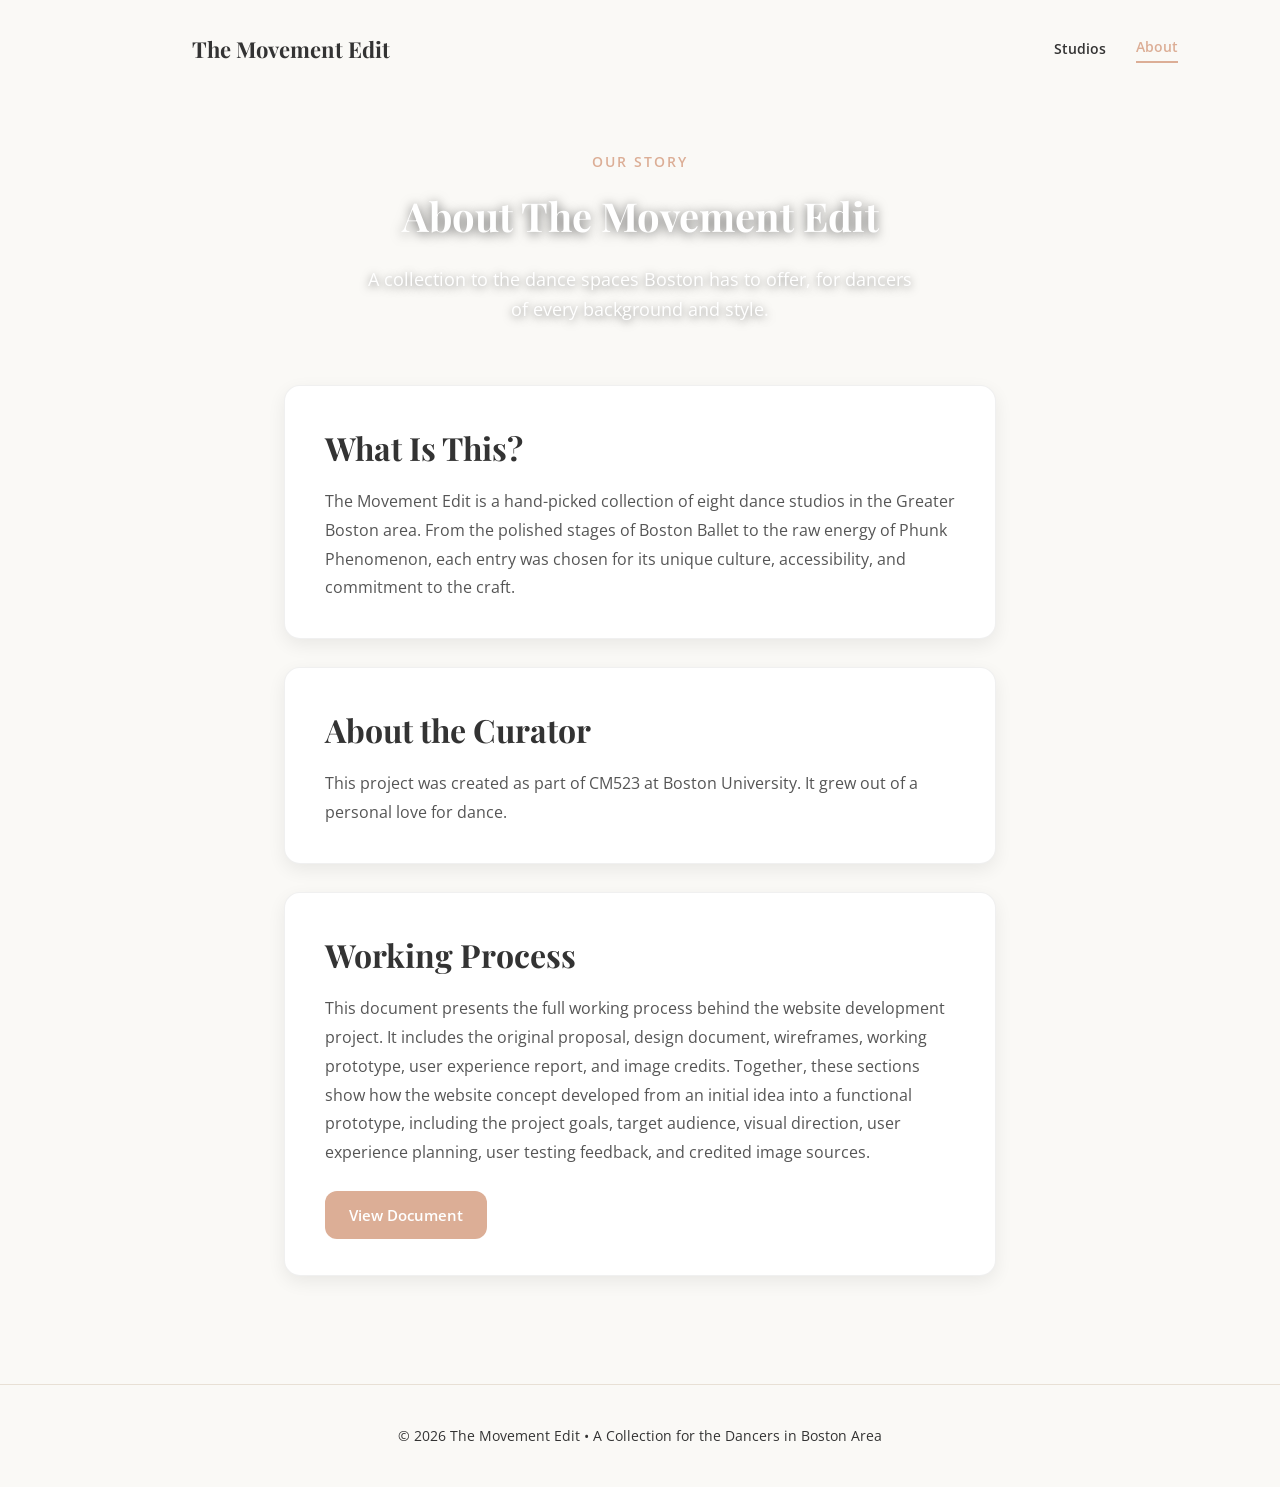
<file: about.html>
<!DOCTYPE html>
<html lang="en">
<head>
    <meta charset="UTF-8">
    <meta name="viewport" content="width=device-width, initial-scale=1.0">
    <title>About | The Movement Edit</title>
    <link href="https://fonts.googleapis.com/css2?family=Abril+Fatface&family=Anton&family=Bebas+Neue&family=Cormorant+Garamond:ital,wght@0,400;0,600;1,400&family=Dancing+Script:wght@600;700&family=Josefin+Sans:wght@400;600&family=Open+Sans:wght@400;600&family=Pacifico&family=Playfair+Display:ital,wght@0,400;0,700;1,400&display=swap" rel="stylesheet">
    <link rel="stylesheet" href="styles/styles.css">
    <link rel="stylesheet" href="styles/about.css">
</head>
<body>

    <nav class="navbar">
        <span class="nav-logo">The Movement Edit</span>
        <div class="nav-links">
            <a href="index.html" class="nav-item">Studios</a>
            <a href="about.html" class="nav-item active-nav">About</a>
        </div>
    </nav>

    <main class="about-main">
        <section class="about-hero">
            <span class="subheading">Our Story</span>
            <h1>About The Movement Edit</h1>
            <p class="about-lead">A collection to the dance spaces Boston has to offer, for dancers of every background and style.</p>
        </section>

        <section class="about-body">
            <div class="about-block">
                <h2>What Is This?</h2>
                <p class="body-text">The Movement Edit is a hand-picked collection of eight dance studios in the Greater Boston area. From the polished stages of Boston Ballet to the raw energy of Phunk Phenomenon, each entry was chosen for its unique culture, accessibility, and commitment to the craft.</p>
            </div>

            <div class="about-block">
                <h2>About the Curator</h2>
                <p class="body-text">This project was created as part of CM523 at Boston University. It grew out of a personal love for dance.</p>
            </div>
            <div class="about-block">
                <h2>Working Process</h2>
                <p class="body-text">This document presents the full working process behind the website development project. It includes the original proposal, design document, wireframes, working prototype, user experience report, and image credits. Together, these sections show how the website concept developed from an initial idea into a functional prototype, including the project goals, target audience, visual direction, user experience planning, user testing feedback, and credited image sources.</p>
                <a href="https://docs.google.com/document/d/1NwShpRXdvbHcdYS097xjYnSTtoAlAQuwg2R_O1vNego/edit?usp=sharing" class="btn-primary" target="_blank" rel="noopener">View Document</a>
            </div>
        </section>
    </main>

    <footer class="footer">
        <p>&copy; 2026 The Movement Edit &bull; A Collection for the Dancers in Boston Area</p>
    </footer>

</body>
</html>
</file>
<file: styles/styles.css>
:root {
    --soft-cream: #FAF9F6;
    --warm-taupe: #E8E0D5;
    --dusty-rose: #DCAE96;
    --sage-green: #9CAF88;
    --charcoal: #333333;
}

* {
    margin: 0;
    padding: 0;
    box-sizing: border-box;
}

body {
    background-color: var(--soft-cream);
    font-family: 'Open Sans', sans-serif;
    color: var(--charcoal);
    line-height: 1.6;
    background-image: url('https://i.pinimg.com/736x/10/21/83/102183e94d7d7cb74490d159ff7481f3.jpg');
    background-size: cover;
    background-position: center;
    background-attachment: fixed;
}

/* Typography per Design Doc */
h1 { font-family: 'Playfair Display', serif; font-size: 40px; text-align: center; }
h2 { font-family: 'Playfair Display', serif; font-size: 32px; }
h3 { font-family: 'Playfair Display', serif; font-size: 26px; margin-bottom: 12px; }
.subheading { font-size: 14px; text-transform: uppercase; letter-spacing: 2px; color: var(--dusty-rose); font-weight: 600; margin-bottom: 10px; display: block; }
.body-text { font-size: 16px; margin-bottom: 20px; }

/* Navigation */
.navbar {
    display: flex;
    justify-content: space-between;
    align-items: center;
    padding: 2rem 8% 1.5rem 15%;
    background-color: var(--soft-cream);
}

.nav-logo { font-family: 'Playfair Display', serif; font-size: 22px; font-weight: 700; }
.nav-links { display: flex; align-items: center; gap: 30px; }
.nav-item { text-decoration: none; color: var(--charcoal); font-size: 14px; font-weight: 600; }
.nav-item.active-nav { color: var(--dusty-rose); border-bottom: 2px solid var(--dusty-rose); padding-bottom: 2px; }
.nav-item:hover { color: var(--dusty-rose); }

/* Hero Section */
.hero {
    padding: 1rem 8% 0 15%;
    text-align: center;
}

.hero-inner { max-width: 650px; margin: 0 auto; }

.hero h1,
.hero p,
.hero .subheading {
    color: #ffffff;
    text-shadow: 0 2px 12px rgba(0,0,0,0.6);
}

/* Studio Section */
.section { padding: 0; }

.studios-layout {
    display: flex;
    flex-direction: column;
}

.map-panel {
    width: calc(100% - 80px);
    height: 45vh;
    margin: 20px 40px 0;
    flex-shrink: 0;
    position: relative;
    border-radius: 20px;
    overflow: hidden;
    box-shadow: 0 8px 32px rgba(0,0,0,0.12);
}

.studio-map {
    width: 100%;
    height: 100%;
}

.content-panel {
    padding: 20px 40px 40px;
    display: flex;
    flex-direction: column;
}

.filter-tabs {
    display: flex;
    gap: 10px;
    margin-bottom: 16px;
    justify-content: center;
    flex-wrap: wrap;
}

.filter-btn {
    padding: 8px 16px;
    border-radius: 12px;
    font-size: 14px;
    font-weight: 600;
    background-color: var(--warm-taupe);
    color: var(--charcoal);
    border: none;
    cursor: pointer;
    transition: 0.3s;
}

.filter-btn:hover {
    background-color: var(--dusty-rose);
    color: white;
}

.filter-btn.active {
    background-color: var(--sage-green);
    color: white;
}

.studio-grid {
    display: flex;
    flex-direction: row;
    gap: 24px;
    overflow-x: auto;
    overflow-y: hidden;
    padding-bottom: 24px;
    scroll-snap-type: x mandatory;
    -webkit-overflow-scrolling: touch;
    align-items: flex-start;
}

.studio-grid::-webkit-scrollbar { height: 4px; }
.studio-grid::-webkit-scrollbar-thumb { background: var(--warm-taupe); border-radius: 4px; }

.studio-card {
    flex-shrink: 0;
    width: calc(25% - 18px);
    background: transparent;
    padding: 0;
    border-radius: 0;
    scroll-snap-align: start;
    transition: transform 0.3s ease;
    cursor: pointer;
}

.studio-card:hover { transform: translateY(-4px); }

.studio-card-content {
    background: white;
    padding: 0;
    border-radius: 16px;
    border: 1px solid rgba(0,0,0,0.08);
    box-shadow: 0 6px 18px rgba(0,0,0,0.05);
    overflow: hidden;
    display: flex;
    flex-direction: column;
}

.studio-card-img {
    width: 100%;
    aspect-ratio: 16 / 9;
    height: auto;
    flex-shrink: 0;
    object-fit: cover;
    display: block;
    order: 0;
}

.studio-card-body {
    padding: 20px;
    display: flex;
    flex-direction: column;
    gap: 10px;
}

.studio-card-body .btn-primary {
    justify-self: start;
}

.studio-card.active-card .studio-card-content {
    outline: 3px solid var(--sage-green);
    outline-offset: -2px;
}

/* Genre-specific title fonts */
.studio-card[data-genre="classical"] h3 {
    font-family: 'Cormorant Garamond', serif;
    font-size: 30px;
    font-style: italic;
}

.studio-card[data-genre="urban"] h3 {
    font-family: 'Bebas Neue', sans-serif;
    font-size: 34px;
    letter-spacing: 3px;
}

.studio-card[data-genre="contemporary"] h3 {
    font-family: 'Josefin Sans', sans-serif;
    font-size: 22px;
    font-weight: 600;
    text-transform: uppercase;
    letter-spacing: 4px;
}

.studio-card[data-genre="jazz"] h3 {
    font-family: 'Abril Fatface', serif;
    font-size: 28px;
}

.studio-card[data-genre="ballroom"] h3 {
    font-family: 'Dancing Script', cursive;
    font-size: 36px;
    font-weight: 700;
}

.studio-card[data-genre="latin"] h3 {
    font-family: 'Pacifico', cursive;
    font-size: 26px;
}

.studio-card[data-genre="street"] h3 {
    font-family: 'Anton', sans-serif;
    font-size: 30px;
    letter-spacing: 2px;
    text-transform: uppercase;
}

.card-tag {
    font-size: 12px;
    text-transform: uppercase;
    font-weight: 600;
    color: var(--sage-green);
    margin-bottom: 8px;
}

/* Buttons per Design Doc (12px Radius) */
.btn-primary, .btn-secondary {
    padding: 12px 24px;
    border-radius: 12px;
    font-size: 15px;
    font-weight: 600;
    text-decoration: none;
    display: inline-block;
    transition: 0.3s;
    text-align: center;
}

.btn-primary { background-color: var(--dusty-rose); color: white; border: none; }
.btn-primary:hover { background-color: #c99880; }

.btn-secondary { background-color: var(--sage-green); color: white; border: none; }
.btn-secondary:hover { opacity: 0.9; }

/* Footer */
.footer {
    text-align: center;
    padding: 40px;
    background-color: var(--soft-cream);
    border-top: 1px solid var(--warm-taupe);
    font-size: 14px;
}

.footer p {
    margin: 0;
}

/* Modal Styles */
.modal {
    display: none;
    position: fixed;
    z-index: 1;
    left: 0;
    top: 0;
    width: 100%;
    height: 100%;
    overflow: auto;
    background-color: rgba(0,0,0,0.4);
}

.modal-content {
    background-color: var(--soft-cream);
    margin: 15% auto;
    padding: 20px;
    border: 1px solid var(--warm-taupe);
    border-radius: 16px;
    width: 80%;
    max-width: 500px;
}

.close {
    color: var(--charcoal);
    float: right;
    font-size: 28px;
    font-weight: bold;
    cursor: pointer;
}

.close:hover {
    color: var(--dusty-rose);
}

.modal h2 {
    margin-bottom: 20px;
    text-align: center;
}

.modal form {
    display: flex;
    flex-direction: column;
}

.modal label {
    margin-bottom: 5px;
    font-weight: 600;
}

.modal input,
.modal textarea {
    margin-bottom: 15px;
    padding: 10px;
    border: 1px solid var(--warm-taupe);
    border-radius: 8px;
    font-family: 'Open Sans', sans-serif;
}

.modal textarea {
    resize: vertical;
}

.form-status {
    font-size: 14px;
    margin-top: 8px;
    text-align: center;
    font-weight: 600;
}

/* ── Mobile layout ── */
@media (max-width: 768px) {

    .section {
        padding: 0;
    }

    /* Column: map on top, cards below */
    .studios-layout {
        flex-direction: column;
        gap: 0;
        padding: 0;
    }

    /* Map: explicit 16:9 height Leaflet can detect */
    .map-panel {
        width: 100%;
        height: 56vw;
        flex-shrink: 0;
        margin: 0;
        border-radius: 0;
        box-shadow: 0 4px 16px rgba(0,0,0,0.10);
    }

    .studio-map {
        position: static;
        width: 100%;
        height: 100%;
    }

    .content-panel {
        padding: 12px 12px 0;
    }

    .studio-card {
        width: 260px;
    }

    .studio-card-img {
        height: 130px;
    }

    /* Filter tabs inline at top of content panel */
    .filter-tabs {
        position: static;
        flex-wrap: nowrap;
        overflow-x: auto;
        justify-content: flex-start;
        padding: 0;
        margin-bottom: 10px;
        background: none;
        border: none;
        box-shadow: none;
    }

    .filter-tabs::-webkit-scrollbar { display: none; }
}
</file>
<file: styles/about.css>
.about-main {
    max-width: 760px;
    margin: 0 auto;
    padding: 60px 24px 80px;
}

.about-hero {
    text-align: center;
    margin-bottom: 60px;
}

.about-hero h1 {
    color: #ffffff;
    text-shadow: 0 2px 12px rgba(0,0,0,0.6);
    margin-bottom: 16px;
}

.about-hero .subheading {
    color: var(--dusty-rose);
}

.about-lead {
    font-size: 18px;
    color: #ffffff;
    text-shadow: 0 2px 8px rgba(0,0,0,0.5);
    max-width: 560px;
    margin: 0 auto;
    line-height: 1.7;
}

.about-block {
    background: white;
    border-radius: 16px;
    padding: 36px 40px;
    margin-bottom: 28px;
    box-shadow: 0 6px 18px rgba(0,0,0,0.07);
    border: 1px solid rgba(0,0,0,0.06);
}

.about-block h2 {
    margin-bottom: 14px;
    color: var(--charcoal);
}

.about-block .body-text {
    margin-bottom: 0;
    color: #555;
    line-height: 1.8;
}

.about-block .btn-primary {
    margin-top: 24px;
    display: inline-block;
}

@media (max-width: 768px) {
    .about-main {
        padding: 32px 16px 60px;
    }

    .about-block {
        padding: 24px 20px;
    }
}
</file>
